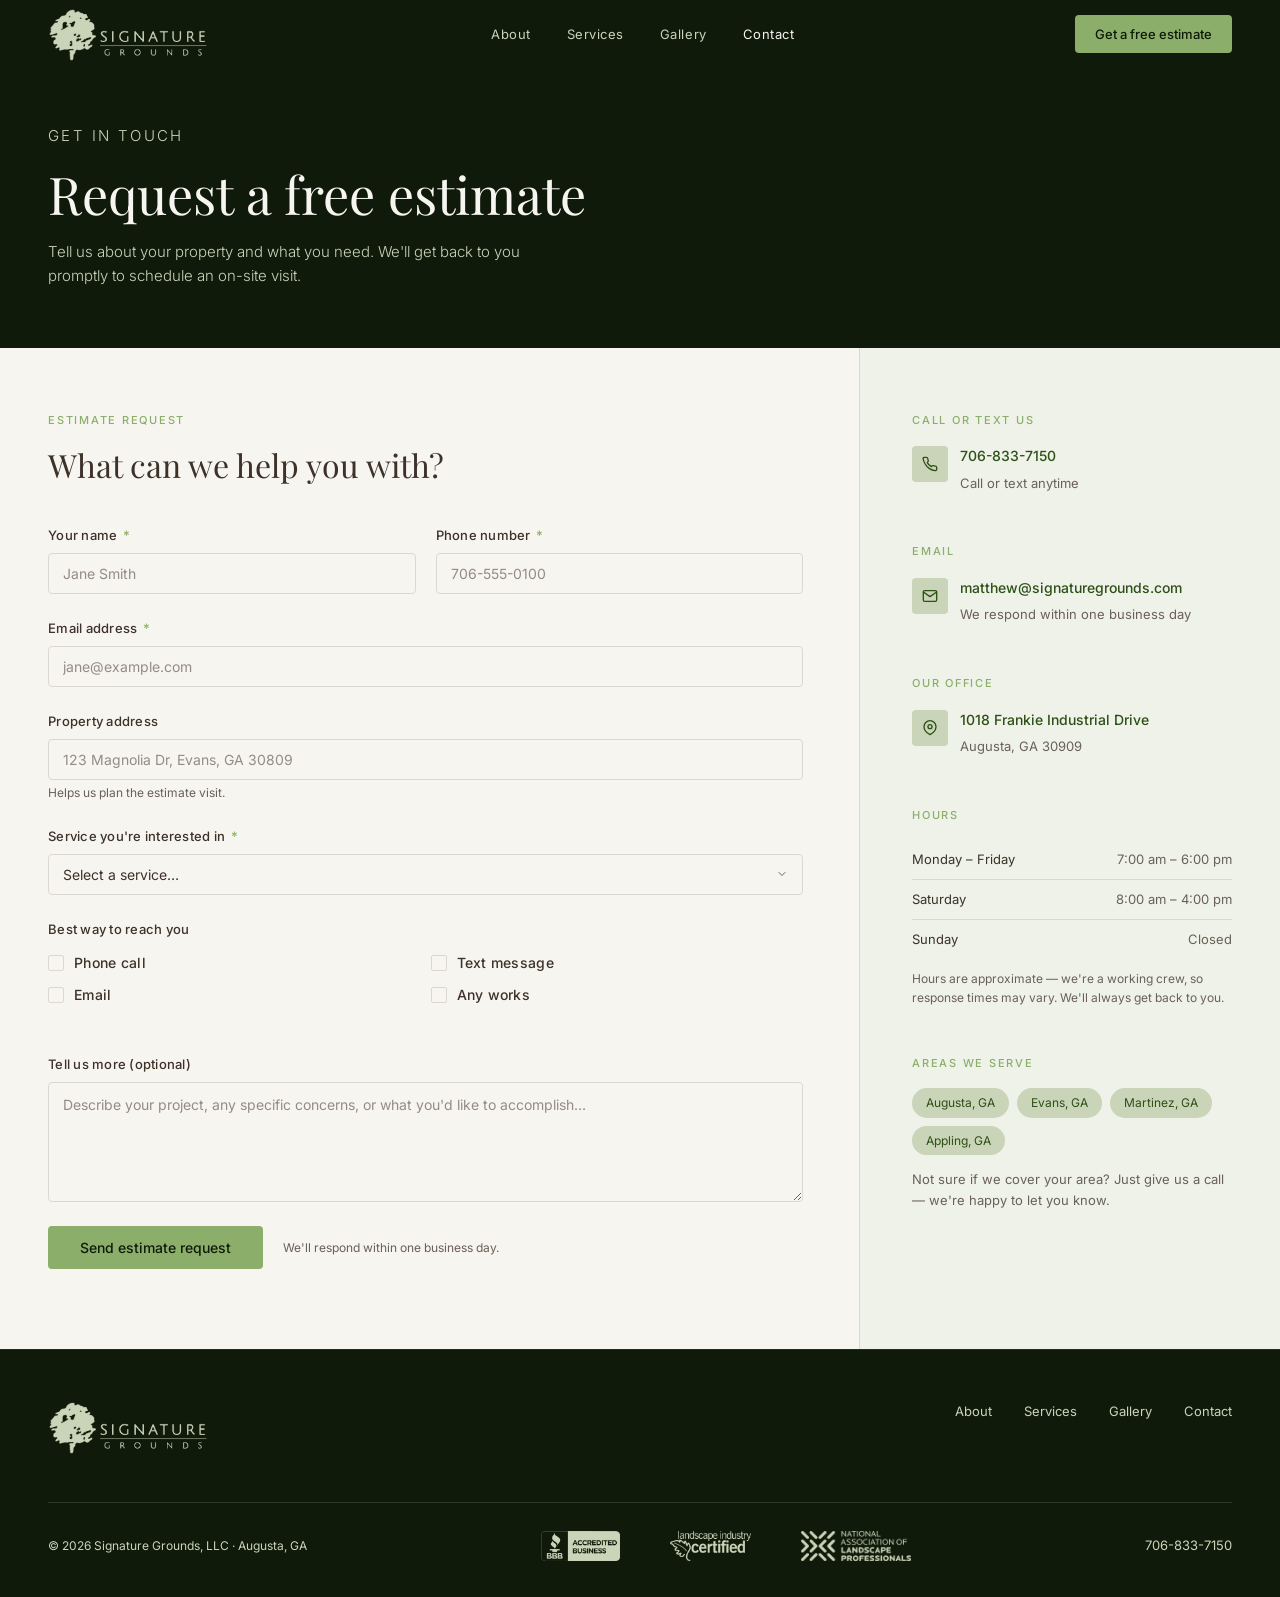
<file: contact.html>
<!DOCTYPE html>
<html lang="en">
<head>
  <!-- Google Tag Manager -->
  <!-- <script>(function(w,d,s,l,i){w[l]=w[l]||[];w[l].push({'gtm.start':
    new Date().getTime(),event:'gtm.js'});var f=d.getElementsByTagName(s)[0],
    j=d.createElement(s),dl=l!='dataLayer'?'&l='+l:'';j.async=true;j.src=
    'https://www.googletagmanager.com/gtm.js?id='+i+dl;f.parentNode.insertBefore(j,f);
  })(window,document,'script','dataLayer','GTM-MBWL7V37');</script> -->
  <!-- End Google Tag Manager -->
  <meta charset="UTF-8" />
  <meta name="viewport" content="width=device-width, initial-scale=1.0" />
  <meta name="description" content="Contact Signature Grounds LLC to request a free estimate. Serving Augusta, Evans, Martinez, and Appling, GA. Call 706-833-7150 or send us a message." />
  <title>Contact — Signature Grounds, LLC</title>
  <link rel="preconnect" href="https://fonts.googleapis.com" />
  <link rel="preconnect" href="https://fonts.gstatic.com" crossorigin />
  <link href="https://fonts.googleapis.com/css2?family=Playfair+Display:wght@400;500&family=Inter:wght@300;400;500&display=swap" rel="stylesheet" />
  <link rel="stylesheet" href="styles/main.css" />
</head>
<body>
  
  <!-- Google Tag Manager (noscript) -->
  <!-- <noscript><iframe src="https://www.googletagmanager.com/ns.html?id=GTM-MBWL7V37"
  height="0" width="0" style="display:none;visibility:hidden"></iframe></noscript> -->
  <!-- End Google Tag Manager (noscript) -->

  <nav class="nav" aria-label="Main navigation">
    <a href="index.html" class="nav-logo"><img src="images/logo.png" alt="Signature Grounds"></a>
    <ul class="nav-links">
      <li><a href="about.html">About</a></li>
      <li><a href="services.html">Services</a></li>
      <li><a href="gallery.html">Gallery</a></li>
      <li><a href="contact.html" aria-current="page">Contact</a></li>
    </ul>
    <a href="contact.html" class="nav-cta">Get a free estimate</a>
    <button class="nav-mobile-toggle" aria-label="Open menu">
      <span></span><span></span><span></span>
    </button>
  </nav>
  
  <header class="page-header">
    <p class="page-header-eyebrow">Get in touch</p>
    <h1>Request a free estimate</h1>
    <p>Tell us about your property and what you need. We'll get back to you promptly to schedule an on-site visit.</p>
  </header>
  
  <main>
    <div class="contact-layout">
      
      <!-- FORM -->
      <div class="form-side">
        <p class="form-eyebrow">Estimate request</p>
        <h2 class="form-title">What can we help you with?</h2>
        
        <form id="contact-form" novalidate>
          
          <div class="form-row">
            <div class="field" id="field-name">
              <label for="name">Your name <span class="required" aria-hidden="true">*</span></label>
              <input type="text" id="name" name="name" autocomplete="name" placeholder="Jane Smith" required />
              <span class="field-error" role="alert">Please enter your name.</span>
            </div>
            <div class="field" id="field-phone">
              <label for="phone">Phone number <span class="required" aria-hidden="true">*</span></label>
              <input type="tel" id="phone" name="phone" autocomplete="tel" placeholder="706-555-0100" required />
              <span class="field-error" role="alert">Please enter a phone number.</span>
            </div>
          </div>
          
          <div class="field" id="field-email">
            <label for="email">Email address <span class="required" aria-hidden="true">*</span></label>
            <input type="email" id="email" name="email" autocomplete="email" placeholder="jane@example.com" required />
            <span class="field-error" role="alert">Please enter a valid email address.</span>
          </div>
          
          <div class="field" id="field-address">
            <label for="address">Property address</label>
            <input type="text" id="address" name="address" autocomplete="street-address" placeholder="123 Magnolia Dr, Evans, GA 30809" />
            <span class="field-hint">Helps us plan the estimate visit.</span>
          </div>
          
          <div class="field" id="field-service">
            <label for="service">Service you're interested in <span class="required" aria-hidden="true">*</span></label>
            <select id="service" name="service" required>
              <option value="" disabled selected>Select a service…</option>
              <option value="maintenance">Lawn &amp; Landscape Maintenance</option>
              <option value="design">Landscape Design &amp; Installation</option>
              <option value="irrigation">Irrigation Design or Repair</option>
              <option value="drainage">Water Control &amp; Drainage</option>
              <option value="lighting">Outdoor Lighting</option>
              <option value="walls">Retaining Walls</option>
              <option value="excavation">Excavation &amp; Grading</option>
              <option value="multiple">Multiple services</option>
              <option value="unsure">Not sure yet</option>
            </select>
            <span class="field-error" role="alert">Please select a service.</span>
          </div>
          
          <fieldset style="border:none; margin-bottom: 24px;">
            <legend style="font-size:13px; font-weight:500; color:var(--bark); margin-bottom:12px; letter-spacing:0.02em;">
              Best way to reach you
            </legend>
            <div class="checkbox-group">
              <label class="checkbox-label">
                <input type="checkbox" name="contact_pref" value="call" /> Phone call
              </label>
              <label class="checkbox-label">
                <input type="checkbox" name="contact_pref" value="text" /> Text message
              </label>
              <label class="checkbox-label">
                <input type="checkbox" name="contact_pref" value="email" /> Email
              </label>
              <label class="checkbox-label">
                <input type="checkbox" name="contact_pref" value="any" /> Any works
              </label>
            </div>
          </fieldset>
          
          <div class="field full" id="field-message">
            <label for="message">Tell us more (optional)</label>
            <textarea id="message" name="message" placeholder="Describe your project, any specific concerns, or what you'd like to accomplish…"></textarea>
          </div>
          
          <div class="submit-row">
            <button type="submit" class="btn-submit" id="submit-btn">Send estimate request</button>
            <p class="form-note">We'll respond within one business day.</p>
          </div>
          
        </form>
        
        <div class="form-success" id="form-success" aria-live="polite">
          <h3>Request received — thank you!</h3>
          <p>We'll be in touch within one business day to schedule your free on-site estimate.</p>
        </div>
      </div>
      
      <!-- INFO SIDEBAR -->
      <div class="info-side">
        
        <div class="info-block">
          <p class="info-label">Call or text us</p>
          <a href="tel:7068337150" class="contact-item">
            <div class="contact-icon" aria-hidden="true">
              <svg viewBox="0 0 24 24"><path d="M22 16.92v3a2 2 0 0 1-2.18 2 19.79 19.79 0 0 1-8.63-3.07A19.5 19.5 0 0 1 4.69 12a19.79 19.79 0 0 1-3.07-8.67A2 2 0 0 1 3.62 2h3a2 2 0 0 1 2 1.72c.127.96.361 1.903.7 2.81a2 2 0 0 1-.45 2.11L7.91 9.91a16 16 0 0 0 6.08 6.08l.97-.97a2 2 0 0 1 2.11-.45c.907.339 1.85.573 2.81.7A2 2 0 0 1 22 16.92z"/></svg>
            </div>
            <div class="contact-item-text">
              <strong>706-833-7150</strong>
              <span>Call or text anytime</span>
            </div>
          </a>
        </div>
        
        <div class="info-block">
          <p class="info-label">Email</p>
          <a href="mailto:matthew@signaturegrounds.com" class="contact-item">
            <div class="contact-icon" aria-hidden="true">
              <svg viewBox="0 0 24 24"><path d="M4 4h16c1.1 0 2 .9 2 2v12c0 1.1-.9 2-2 2H4c-1.1 0-2-.9-2-2V6c0-1.1.9-2 2-2z"/><polyline points="22,6 12,13 2,6"/></svg>
            </div>
            <div class="contact-item-text">
              <strong>matthew@signaturegrounds.com</strong>
              <span>We respond within one business day</span>
            </div>
          </a>
        </div>

        <div class="info-block">
          <p class="info-label">Our office</p>
          <a href="https://maps.google.com/?q=1018+Frankie+Industrial+Drive,+Augusta,+GA+30909" class="contact-item" target="_blank" rel="noopener">
            <div class="contact-icon" aria-hidden="true">
              <svg viewBox="0 0 24 24"><path d="M21 10c0 7-9 12-9 12s-9-5-9-12a9 9 0 0 1 18 0z"/><circle cx="12" cy="10" r="3"/></svg>
            </div>
            <div class="contact-item-text">
              <strong>1018 Frankie Industrial Drive</strong>
              <span>Augusta, GA 30909</span>
            </div>
          </a>
        </div>

        <div class="info-block">
          <p class="info-label">Hours</p>
          <table class="hours-table">
            <tbody>
              <tr><td>Monday – Friday</td><td>7:00 am – 6:00 pm</td></tr>
              <tr><td>Saturday</td><td>8:00 am – 4:00 pm</td></tr>
              <tr><td>Sunday</td><td>Closed</td></tr>
            </tbody>
          </table>
          <p style="font-size:12px; color:var(--muted); margin-top:10px;">Hours are approximate — we're a working crew, so response times may vary. We'll always get back to you.</p>
        </div>
        
        <div class="info-block">
          <p class="info-label">Areas we serve</p>
          <div class="area-tags">
            <span class="area-tag">Augusta, GA</span>
            <span class="area-tag">Evans, GA</span>
            <span class="area-tag">Martinez, GA</span>
            <span class="area-tag">Appling, GA</span>
          </div>
          <p style="font-size:13px; color:var(--muted); margin-top:14px;">Not sure if we cover your area? Just give us a call — we're happy to let you know.</p>
        </div>
        
      </div>
    </div>
  </main>
  
  <!-- FOOTER -->
  <footer>
    <div class="footer-top">
      <a href="index.html" class="footer-logo"><img src="images/logo.png" alt="Signature Grounds"></a>
      <ul class="footer-links">
        <li><a href="about.html">About</a></li>
        <li><a href="services.html">Services</a></li>
        <li><a href="gallery.html">Gallery</a></li>
        <li><a href="contact.html">Contact</a></li>
      </ul>
    </div>
    <div class="footer-bottom">
      <p class="footer-copy">&copy; <span id="copyright-year">2026</span> Signature Grounds, LLC · Augusta, GA</p>
      <div class="footer-badges">
        <a href="http://www.bbb.org" target="_blank"><img src="images/accreditations/bbb-logo.png" alt="BBB Accredited Business"></a>
        <a href="https://www.landscapeprofessionals.org" target="_blank"><img src="images/accreditations/landscape-industry-certified-logo.png" alt="Landscape Industry Certified"></a>
        <a href="https://clca.org/certification-center/landscape-industry-certification" target="_blank"><img src="images/accreditations/national-landscape-logo.png" alt="National Association of Landscape Professionals"></a>
      </div>
      <a href="tel:7068337150" class="footer-phone">706-833-7150</a>
    </div>
  </footer>
  
  <script src="js/main.js"></script>
  <script>
    // ── Form validation ──
    const form = document.getElementById('contact-form');
    const successMsg = document.getElementById('form-success');
    const submitBtn = document.getElementById('submit-btn');
    
    function validateField(fieldId, inputEl) {
      const wrapper = document.getElementById('field-' + fieldId);
      if (!wrapper) return true;
      let valid = true;
      
      if (inputEl.type === 'email') {
        valid = /^[^\s@]+@[^\s@]+\.[^\s@]+$/.test(inputEl.value.trim());
      } else {
        valid = inputEl.value.trim() !== '' && inputEl.value !== '';
      }
      
      if (valid) {
        wrapper.classList.remove('invalid');
      } else {
        wrapper.classList.add('invalid');
      }
      return valid;
    }
    
    // Live validation on blur
    ['name', 'phone', 'email', 'service'].forEach(id => {
      const el = document.getElementById(id);
      if (el) {
        el.addEventListener('blur', () => validateField(id, el));
        el.addEventListener('input', () => {
          if (el.closest('.field').classList.contains('invalid')) {
            validateField(id, el);
          }
        });
      }
    });
    
    form.addEventListener('submit', (e) => {
      e.preventDefault();
      
      const nameEl    = document.getElementById('name');
      const phoneEl   = document.getElementById('phone');
      const emailEl   = document.getElementById('email');
      const serviceEl = document.getElementById('service');
      
      const valid = [
      validateField('name',    nameEl),
      validateField('phone',   phoneEl),
      validateField('email',   emailEl),
      validateField('service', serviceEl),
      ].every(Boolean);
      
      if (!valid) {
        const firstInvalid = form.querySelector('.field.invalid input, .field.invalid select');
        if (firstInvalid) firstInvalid.focus();
        return;
      }
      
      // ── Submit the form ──
      // The form is wired for client-side validation only.
      // To send email, connect to a form backend:
      //   Option A: Formspree — change <form> action to your Formspree endpoint - https://formspree.io/plans
        //   Option B: EmailJS — call emailjs.send() here with the field values - https://www.emailjs.com
        //
        // Example with Formspree (https://formspree.io):
        //   const data = new FormData(form);
        //   fetch('https://formspree.io/f/YOUR_ID', { method: 'POST', body: data, headers: { Accept: 'application/json' } })
        //     .then(r => r.ok ? showSuccess() : alert('Something went wrong. Please call us.'))
        //     .catch(() => alert('Something went wrong. Please call us.'));
        
        // For now, show the success message directly:
        showSuccess();
      });
      
      function showSuccess() {
        form.style.display = 'none';
        successMsg.classList.add('visible');
        successMsg.scrollIntoView({ behavior: 'smooth', block: 'start' });
      }
    </script>
    
  </body>
  </html>
</file>
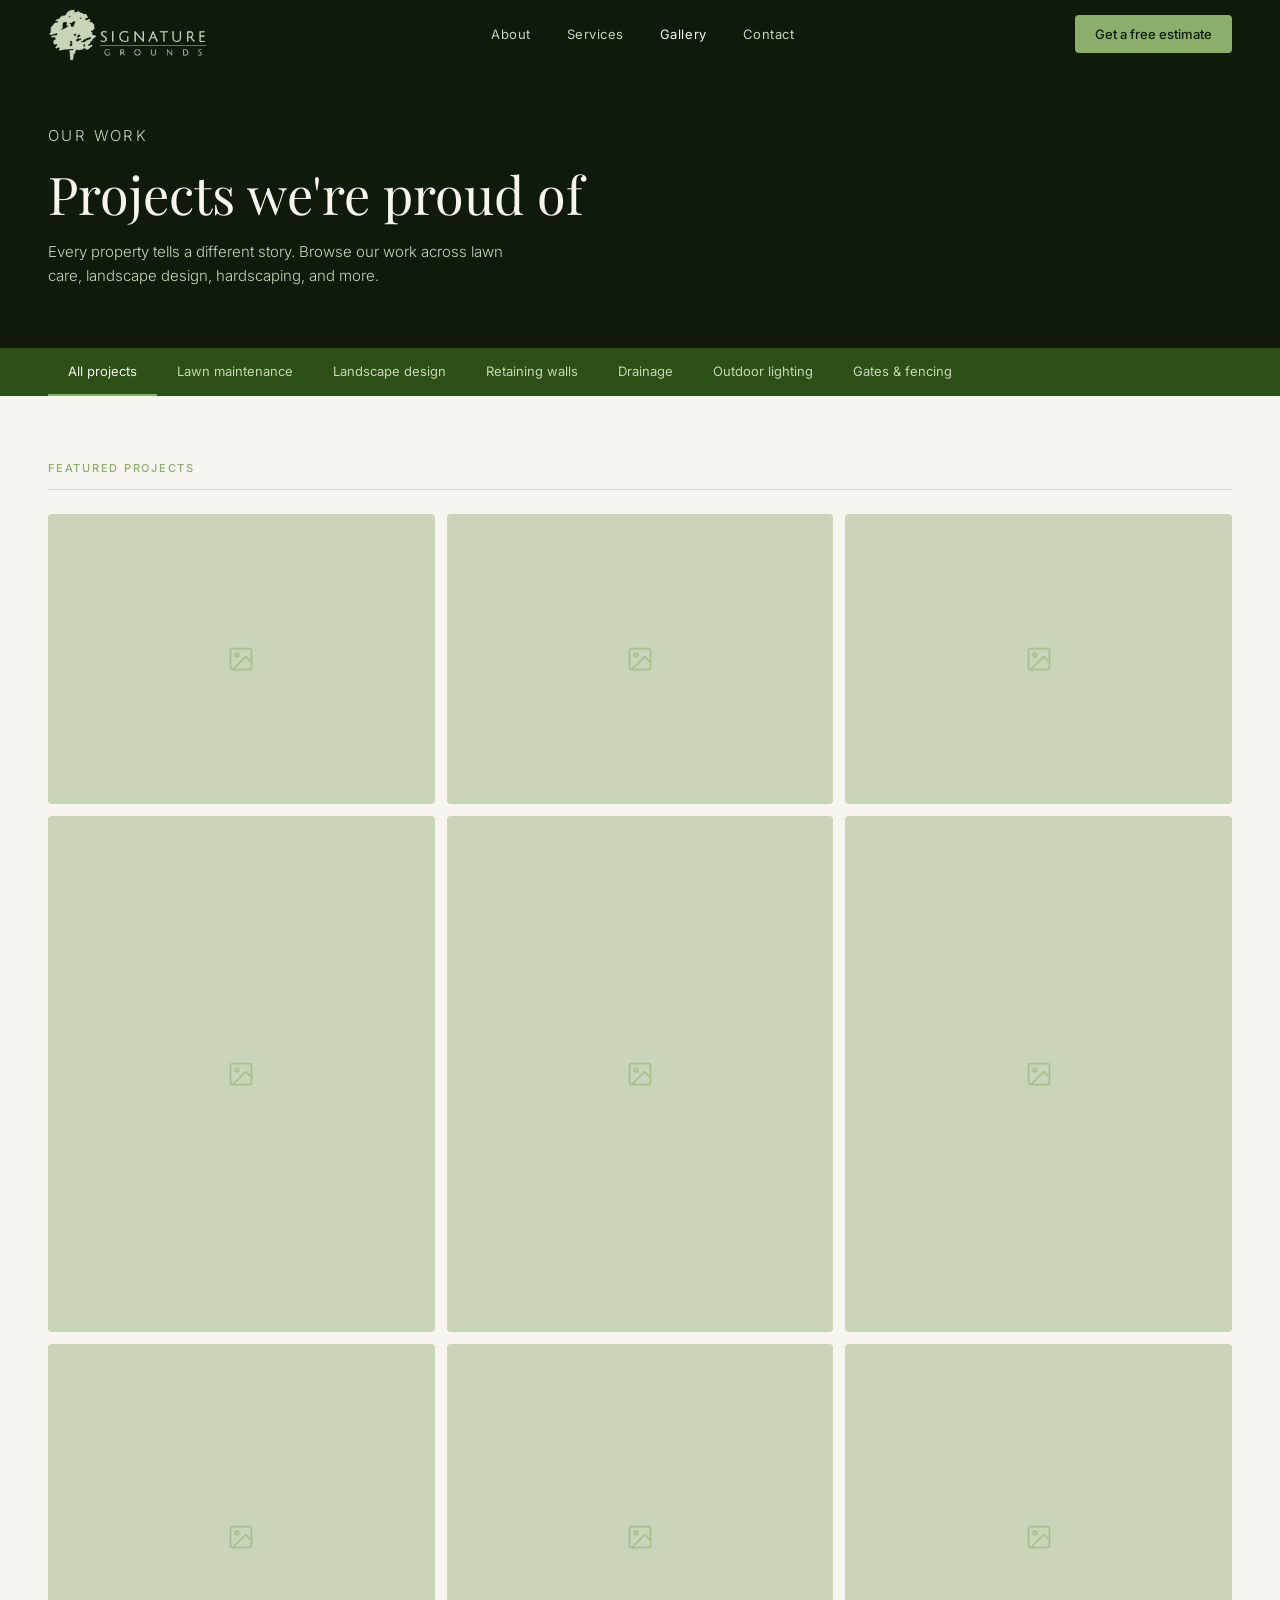
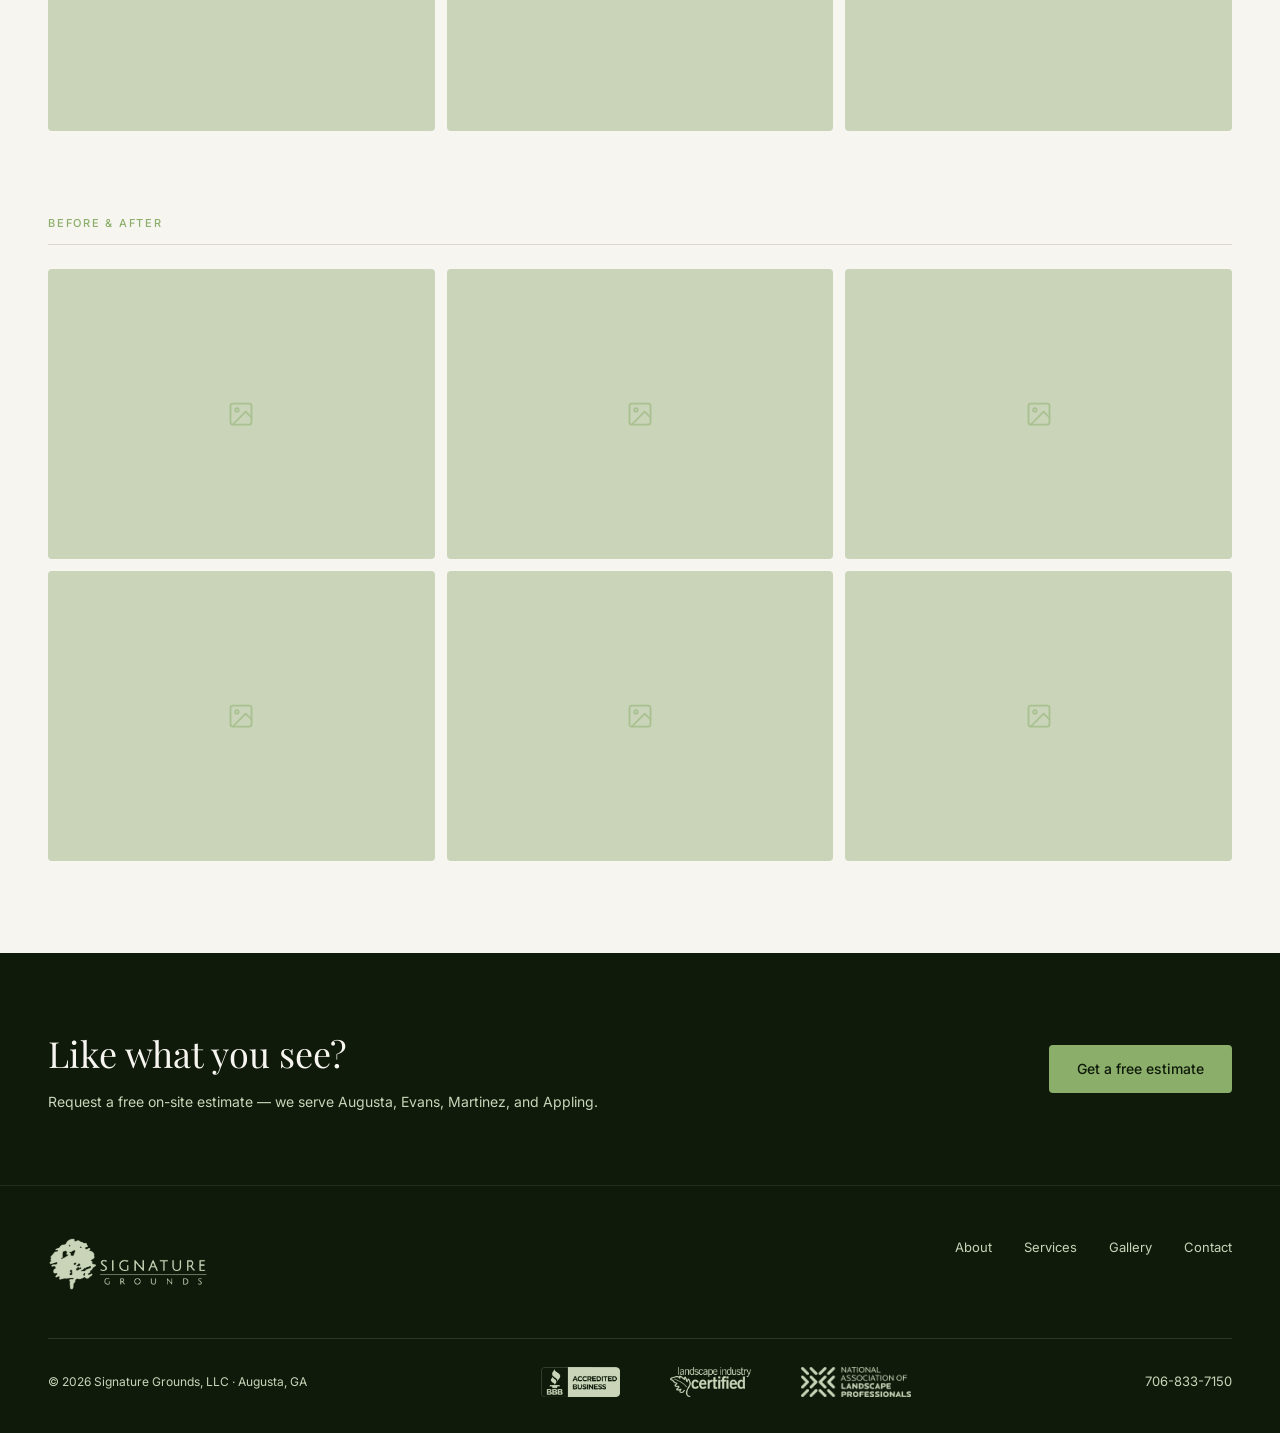
<file: gallery.html>
<!DOCTYPE html>
<html lang="en">
<head>
  <!-- Google Tag Manager -->
  <!-- <script>(function(w,d,s,l,i){w[l]=w[l]||[];w[l].push({'gtm.start':
    new Date().getTime(),event:'gtm.js'});var f=d.getElementsByTagName(s)[0],
    j=d.createElement(s),dl=l!='dataLayer'?'&l='+l:'';j.async=true;j.src=
    'https://www.googletagmanager.com/gtm.js?id='+i+dl;f.parentNode.insertBefore(j,f);
  })(window,document,'script','dataLayer','GTM-MBWL7V37');</script> -->
  <!-- End Google Tag Manager -->
  <meta charset="UTF-8" />
  <meta name="viewport" content="width=device-width, initial-scale=1.0" />
  <meta name="description" content="Browse Signature Grounds project photos — lawn maintenance, landscape design, retaining walls, irrigation, outdoor lighting, and more in Augusta, GA." />
  <title>Gallery — Signature Grounds, LLC</title>
  <link rel="preconnect" href="https://fonts.googleapis.com" />
  <link rel="preconnect" href="https://fonts.gstatic.com" crossorigin />
  <link href="https://fonts.googleapis.com/css2?family=Playfair+Display:wght@400;500&family=Inter:wght@300;400;500&display=swap" rel="stylesheet" />
  <link rel="stylesheet" href="styles/main.css" />
</head>
<body>

  <!-- Google Tag Manager (noscript) -->
  <!-- <noscript><iframe src="https://www.googletagmanager.com/ns.html?id=GTM-MBWL7V37"
  height="0" width="0" style="display:none;visibility:hidden"></iframe></noscript> -->
  <!-- End Google Tag Manager (noscript) -->
  
  <nav class="nav" aria-label="Main navigation">
    <a href="index.html" class="nav-logo"><img src="images/logo.png" alt="Signature Grounds"></a>
    <ul class="nav-links">
      <li><a href="about.html">About</a></li>
      <li><a href="services.html">Services</a></li>
      <li><a href="gallery.html" aria-current="page">Gallery</a></li>
      <li><a href="contact.html">Contact</a></li>
    </ul>
    <a href="contact.html" class="nav-cta">Get a free estimate</a>
    <button class="nav-mobile-toggle" aria-label="Open menu">
      <span></span><span></span><span></span>
    </button>
  </nav>
  
  <header class="page-header">
    <p class="page-header-eyebrow">Our work</p>
    <h1>Projects we're proud of</h1>
    <p>Every property tells a different story. Browse our work across lawn care, landscape design, hardscaping, and more.</p>
  </header>
  
  <div class="filter-bar" role="group" aria-label="Filter by category">
    <button class="filter-btn active" data-filter="all">All projects</button>
    <button class="filter-btn" data-filter="maintenance">Lawn maintenance</button>
    <button class="filter-btn" data-filter="design">Landscape design</button>
    <button class="filter-btn" data-filter="walls">Retaining walls</button>
    <button class="filter-btn" data-filter="drainage">Drainage</button>
    <button class="filter-btn" data-filter="lighting">Outdoor lighting</button>
    <button class="filter-btn" data-filter="fencing">Gates &amp; fencing</button>
  </div>
  
  <main>
    <div class="gallery-section">
      
      <!-- FEATURED / ALL -->
      <div class="gallery-group" data-group="all">
        <p class="gallery-group-label">Featured projects</p>
        <div class="photo-grid" role="list">
          
          <!-- Replace each .photo-placeholder with a real <img src="..." alt="..."> -->
          <!-- Tip: add a data-caption attribute to the .photo-item for the hover overlay -->
          
          <div class="photo-item" role="listitem" tabindex="0" aria-label="Landscape design project">
            <div class="photo-placeholder"><svg viewBox="0 0 24 24"><rect x="3" y="3" width="18" height="18" rx="2"/><circle cx="8.5" cy="8.5" r="1.5"/><path d="m21 15-5-5L5 21"/></svg></div>
            <div class="photo-overlay"><span class="photo-caption">Landscape design &amp; installation</span></div>
          </div>
          
          <div class="photo-item" role="listitem" tabindex="0" aria-label="Lawn maintenance project">
            <div class="photo-placeholder"><svg viewBox="0 0 24 24"><rect x="3" y="3" width="18" height="18" rx="2"/><circle cx="8.5" cy="8.5" r="1.5"/><path d="m21 15-5-5L5 21"/></svg></div>
            <div class="photo-overlay"><span class="photo-caption">Lawn maintenance · Evans, GA</span></div>
          </div>
          
          <div class="photo-item" role="listitem" tabindex="0" aria-label="Retaining wall project">
            <div class="photo-placeholder"><svg viewBox="0 0 24 24"><rect x="3" y="3" width="18" height="18" rx="2"/><circle cx="8.5" cy="8.5" r="1.5"/><path d="m21 15-5-5L5 21"/></svg></div>
            <div class="photo-overlay"><span class="photo-caption">Natural stone retaining wall</span></div>
          </div>
          
          <div class="photo-item" role="listitem" tabindex="0" aria-label="Outdoor lighting project">
            <div class="photo-placeholder"><svg viewBox="0 0 24 24"><rect x="3" y="3" width="18" height="18" rx="2"/><circle cx="8.5" cy="8.5" r="1.5"/><path d="m21 15-5-5L5 21"/></svg></div>
            <div class="photo-overlay"><span class="photo-caption">Outdoor lighting installation</span></div>
          </div>
          
          <div class="photo-item" role="listitem" tabindex="0" aria-label="Drainage project">
            <div class="photo-placeholder"><svg viewBox="0 0 24 24"><rect x="3" y="3" width="18" height="18" rx="2"/><circle cx="8.5" cy="8.5" r="1.5"/><path d="m21 15-5-5L5 21"/></svg></div>
            <div class="photo-overlay"><span class="photo-caption">French drain system · Augusta, GA</span></div>
          </div>
          
          <div class="photo-item" role="listitem" tabindex="0" aria-label="Irrigation project">
            <div class="photo-placeholder"><svg viewBox="0 0 24 24"><rect x="3" y="3" width="18" height="18" rx="2"/><circle cx="8.5" cy="8.5" r="1.5"/><path d="m21 15-5-5L5 21"/></svg></div>
            <div class="photo-overlay"><span class="photo-caption">Irrigation system installation</span></div>
          </div>
          
          <div class="photo-item" role="listitem" tabindex="0" aria-label="Landscape design project">
            <div class="photo-placeholder"><svg viewBox="0 0 24 24"><rect x="3" y="3" width="18" height="18" rx="2"/><circle cx="8.5" cy="8.5" r="1.5"/><path d="m21 15-5-5L5 21"/></svg></div>
            <div class="photo-overlay"><span class="photo-caption">Full landscape renovation · Martinez, GA</span></div>
          </div>
          
          <div class="photo-item" role="listitem" tabindex="0" aria-label="Fencing project">
            <div class="photo-placeholder"><svg viewBox="0 0 24 24"><rect x="3" y="3" width="18" height="18" rx="2"/><circle cx="8.5" cy="8.5" r="1.5"/><path d="m21 15-5-5L5 21"/></svg></div>
            <div class="photo-overlay"><span class="photo-caption">Wrought iron gate &amp; fencing</span></div>
          </div>
          
          <div class="photo-item" role="listitem" tabindex="0" aria-label="Retaining wall project">
            <div class="photo-placeholder"><svg viewBox="0 0 24 24"><rect x="3" y="3" width="18" height="18" rx="2"/><circle cx="8.5" cy="8.5" r="1.5"/><path d="m21 15-5-5L5 21"/></svg></div>
            <div class="photo-overlay"><span class="photo-caption">Terraced retaining walls · Appling, GA</span></div>
          </div>
          
        </div>
      </div>
      
      <!-- BEFORE & AFTER -->
      <div class="gallery-group">
        <p class="gallery-group-label">Before &amp; after</p>
        <div class="photo-grid" role="list">
          
          <div class="photo-item" role="listitem" tabindex="0" aria-label="Before photo">
            <div class="photo-placeholder" style="aspect-ratio: 4/3;"><svg viewBox="0 0 24 24"><rect x="3" y="3" width="18" height="18" rx="2"/><circle cx="8.5" cy="8.5" r="1.5"/><path d="m21 15-5-5L5 21"/></svg></div>
            <div class="photo-overlay"><span class="photo-caption">Before — overgrown drainage area</span></div>
          </div>
          
          <div class="photo-item" role="listitem" tabindex="0" aria-label="After photo">
            <div class="photo-placeholder" style="aspect-ratio: 4/3;"><svg viewBox="0 0 24 24"><rect x="3" y="3" width="18" height="18" rx="2"/><circle cx="8.5" cy="8.5" r="1.5"/><path d="m21 15-5-5L5 21"/></svg></div>
            <div class="photo-overlay"><span class="photo-caption">After — French drain + landscaping</span></div>
          </div>
          
          <div class="photo-item" role="listitem" tabindex="0" aria-label="Before photo">
            <div class="photo-placeholder" style="aspect-ratio: 4/3;"><svg viewBox="0 0 24 24"><rect x="3" y="3" width="18" height="18" rx="2"/><circle cx="8.5" cy="8.5" r="1.5"/><path d="m21 15-5-5L5 21"/></svg></div>
            <div class="photo-overlay"><span class="photo-caption">Before — bare slope, no retaining</span></div>
          </div>
          
          <div class="photo-item" role="listitem" tabindex="0" aria-label="After photo">
            <div class="photo-placeholder" style="aspect-ratio: 4/3;"><svg viewBox="0 0 24 24"><rect x="3" y="3" width="18" height="18" rx="2"/><circle cx="8.5" cy="8.5" r="1.5"/><path d="m21 15-5-5L5 21"/></svg></div>
            <div class="photo-overlay"><span class="photo-caption">After — terraced stone retaining walls</span></div>
          </div>
          
          <div class="photo-item" role="listitem" tabindex="0" aria-label="Before photo">
            <div class="photo-placeholder" style="aspect-ratio: 4/3;"><svg viewBox="0 0 24 24"><rect x="3" y="3" width="18" height="18" rx="2"/><circle cx="8.5" cy="8.5" r="1.5"/><path d="m21 15-5-5L5 21"/></svg></div>
            <div class="photo-overlay"><span class="photo-caption">Before — neglected front yard</span></div>
          </div>
          
          <div class="photo-item" role="listitem" tabindex="0" aria-label="After photo">
            <div class="photo-placeholder" style="aspect-ratio: 4/3;"><svg viewBox="0 0 24 24"><rect x="3" y="3" width="18" height="18" rx="2"/><circle cx="8.5" cy="8.5" r="1.5"/><path d="m21 15-5-5L5 21"/></svg></div>
            <div class="photo-overlay"><span class="photo-caption">After — full front yard redesign</span></div>
          </div>
          
        </div>
      </div>
      
    </div>
  </main>
  
  <!-- Minimal lightbox — expands when you swap in real images -->
  <div class="lightbox" id="lightbox" role="dialog" aria-modal="true" aria-label="Photo viewer">
    <div class="lightbox-inner">
      <button class="lightbox-close" id="lightbox-close" aria-label="Close photo viewer">×</button>
      <div class="lightbox-img" id="lightbox-img" aria-label="Enlarged project photo"></div>
    </div>
  </div>
  
  <div class="cta-strip">
    <div>
      <h2>Like what you see?</h2>
      <p>Request a free on-site estimate — we serve Augusta, Evans, Martinez, and Appling.</p>
    </div>
    <a href="contact.html" class="btn-primary">Get a free estimate</a>
  </div>
  
  <!-- FOOTER -->
  <footer>
    <div class="footer-top">
      <a href="index.html" class="footer-logo"><img src="images/logo.png" alt="Signature Grounds"></a>
      <ul class="footer-links">
        <li><a href="about.html">About</a></li>
        <li><a href="services.html">Services</a></li>
        <li><a href="gallery.html">Gallery</a></li>
        <li><a href="contact.html">Contact</a></li>
      </ul>
    </div>
    <div class="footer-bottom">
      <p class="footer-copy">&copy; <span id="copyright-year">2026</span> Signature Grounds, LLC · Augusta, GA</p>
      <div class="footer-badges">
        <a href="http://www.bbb.org" target="_blank"><img src="images/accreditations/bbb-logo.png" alt="BBB Accredited Business"></a>
        <a href="https://www.landscapeprofessionals.org" target="_blank"><img src="images/accreditations/landscape-industry-certified-logo.png" alt="Landscape Industry Certified"></a>
        <a href="https://clca.org/certification-center/landscape-industry-certification" target="_blank"><img src="images/accreditations/national-landscape-logo.png" alt="National Association of Landscape Professionals"></a>
      </div>
      <a href="tel:7068337150" class="footer-phone">706-833-7150</a>
    </div>
  </footer>
  
  <script src="js/main.js"></script>
  <script>
    // Filter buttons
    const filterBtns = document.querySelectorAll('.filter-btn');
    filterBtns.forEach(btn => {
      btn.addEventListener('click', () => {
        filterBtns.forEach(b => b.classList.remove('active'));
        btn.classList.add('active');
        // When you add real images with data-category attributes,
        // filter logic goes here. For now, all photos remain visible.
      });
    });
    
    // Lightbox — activates properly once you replace placeholders with <img> tags
    const lightbox = document.getElementById('lightbox');
    const lightboxClose = document.getElementById('lightbox-close');
    
    document.querySelectorAll('.photo-item').forEach(item => {
      item.addEventListener('click', () => {
        lightbox.classList.add('open');
        document.body.style.overflow = 'hidden';
      });
      item.addEventListener('keydown', e => {
        if (e.key === 'Enter' || e.key === ' ') {
          e.preventDefault();
          lightbox.classList.add('open');
          document.body.style.overflow = 'hidden';
        }
      });
    });
    
    lightboxClose.addEventListener('click', closeLightbox);
    lightbox.addEventListener('click', e => { if (e.target === lightbox) closeLightbox(); });
    document.addEventListener('keydown', e => { if (e.key === 'Escape') closeLightbox(); });
    
    function closeLightbox() {
      lightbox.classList.remove('open');
      document.body.style.overflow = '';
    }
  </script>
</body>
</html>
</file>
<file: styles/main.css>
/* ── RESET ── */
*, *::before, *::after { box-sizing: border-box; margin: 0; padding: 0; }

/* ── VARIABLES ── */
:root {
  --forest:     #0F1A0A;
  --green:      #2D5016;
  --sage:       #8BAF6A;
  --pale:       #C9D4B8;
  --warm-white: #F7F5F0;
  --bark:       #3D3128;
  --muted:      #6B6057;
  --border:     #DDD8CF;
  --surface:    #EFF2E8;
  --error:      #9B2C2C;
  --error-bg:   #FFF5F5;
}

/* ── BASE ── */
html {
  scroll-behavior: smooth;
}

body {
  font-family: 'Inter', sans-serif;
  background: var(--warm-white);
  color: var(--bark);
  font-size: 16px;
  line-height: 1.6;
  -webkit-font-smoothing: antialiased;
}

/* ── NAV ── */
.nav {
  background: var(--forest);
  display: flex;
  justify-content: space-between;
  align-items: center;
  padding: 0 48px;
  height: 68px;
  position: sticky;
  top: 0;
  z-index: 100;
}

.nav-logo {
  margin-top: 10px;
}

.nav-logo img {
  height: 60px;
}

.nav-logo span { color: var(--sage); }

.nav-links {
  display: flex;
  gap: 36px;
  list-style: none;
}

/* Hide nav links on mobile */
@media (max-width: 960px) {
  .nav-links {
    display: none;
  }
}

.nav-links a {
  font-size: 13px;
  font-weight: 400;
  color: var(--pale);
  text-decoration: none;
  letter-spacing: 0.04em;
  transition: color 0.2s;
}
.nav-links a:hover,
.nav-links a[aria-current="page"] { color: var(--warm-white); }

.nav-cta {
  font-family: 'Inter', sans-serif;
  font-size: 13px;
  font-weight: 500;
  color: var(--forest);
  background: var(--sage);
  border: none;
  border-radius: 4px;
  padding: 9px 20px;
  cursor: pointer;
  text-decoration: none;
  transition: background 0.2s;
}
.nav-cta:hover { background: var(--pale); }

.nav-mobile-toggle {
  display: none;
  background: none;
  border: none;
  cursor: pointer;
  padding: 4px;
}
.nav-mobile-toggle span {
  display: block;
  width: 22px;
  height: 1.5px;
  background: var(--warm-white);
  margin: 5px 0;
  transition: all 0.2s;
}

/* ── BUTTONS ── */
.btn-primary {
  display: inline-block;
  font-family: 'Inter', sans-serif;
  font-size: 14px;
  font-weight: 500;
  color: var(--forest);
  background: var(--sage);
  border: none;
  border-radius: 4px;
  padding: 13px 28px;
  cursor: pointer;
  text-decoration: none;
  transition: background 0.2s;
  flex-shrink: 0;
}
.btn-primary:hover { background: var(--pale); }

.btn-ghost {
  display: inline-block;
  font-family: 'Inter', sans-serif;
  font-size: 14px;
  font-weight: 400;
  color: var(--pale);
  background: transparent;
  border: 1px solid rgba(201,212,184,0.35);
  border-radius: 4px;
  padding: 12px 28px;
  cursor: pointer;
  text-decoration: none;
  transition: border-color 0.2s, color 0.2s;
}
.btn-ghost:hover { border-color: var(--pale); color: var(--warm-white); }

/* ── PAGE HEADER ── */
.page-header {
  background: var(--forest);
  padding: 56px 48px 60px;
}
.page-header-eyebrow {
  font-size: 11px;
  font-weight: 500;
  letter-spacing: 0.16em;
  color: var(--sage);
  text-transform: uppercase;
  margin-bottom: 16px;
}
.page-header h1 {
  font-family: 'Playfair Display', serif;
  font-size: clamp(32px, 5vw, 52px);
  font-weight: 400;
  color: var(--warm-white);
  line-height: 1.15;
  max-width: 560px;
  margin-bottom: 16px;
}
.page-header p {
  font-size: 15px;
  font-weight: 300;
  color: var(--pale);
  max-width: 480px;
}

/* ── CTA STRIP ── */
.cta-strip {
  background: var(--forest);
  padding: 72px 48px;
  display: flex;
  justify-content: space-between;
  align-items: center;
  gap: 40px;
  flex-wrap: wrap;
}
.cta-strip h2,
.cta-strip-text h2 {
  font-family: 'Playfair Display', serif;
  font-size: clamp(24px, 3vw, 36px);
  font-weight: 400;
  color: var(--warm-white);
  margin-bottom: 8px;
}
.cta-strip p,
.cta-strip-text p { font-size: 14px; color: var(--pale); }

/* ── FOOTER ── */
footer {
  background: var(--forest);
  padding: 48px 48px 36px;
  border-top: 1px solid rgba(201,212,184,0.1);
}
.footer-top {
  display: flex;
  justify-content: space-between;
  align-items: flex-start;
  padding-bottom: 36px;
  border-bottom: 1px solid rgba(201,212,184,0.15);
  margin-bottom: 28px;
}

.footer-logo img {
  height: 60px;
}

.footer-links { display: flex; gap: 32px; list-style: none; }
.footer-links a { font-size: 13px; color: var(--pale); text-decoration: none; transition: color 0.2s; }
.footer-links a:hover { color: var(--warm-white); }
.footer-bottom { display: flex; justify-content: space-between; align-items: center; }
.footer-copy { font-size: 12px; color: var(--pale); }
.footer-phone { font-size: 13px; color: var(--pale); text-decoration: none; }
.footer-phone:hover { color: var(--warm-white); }
.footer-badges { display: flex; align-items: center; gap: 50px; }
.footer-badges a { display: inline-flex; transition: filter 0.2s; }
.footer-badges a:hover { filter: brightness(1.25); }
.footer-badges img { height: 30px; width: auto; }

@media (max-width: 480px) {
  .footer-badges { gap: 20px; }
}


/* ════════════════════════════════════════
   INDEX PAGE
   ════════════════════════════════════════ */

/* ── HERO ── */
.hero {
  background: var(--forest);
  padding: 80px 48px 88px;
  position: relative;
  overflow: hidden;
}
.hero::before {
  content: '';
  position: absolute;
  inset: 0;
  background: url('../images/hero-bg.jpg') center / cover no-repeat;
  opacity: 0.75;
}
.hero::after {
  content: '';
  position: absolute;
  inset: 0;
  background: radial-gradient(ellipse at 80% 50%, rgba(45,80,22,0.35) 0%, transparent 70%);
  pointer-events: none;
}
.hero-inner {
  max-width: 700px;
  position: relative;
  z-index: 1;
}
.hero-eyebrow {
  font-size: 11px;
  font-weight: 500;
  letter-spacing: 0.16em;
  color: var(--sage);
  text-transform: uppercase;
  margin-bottom: 24px;
}
.hero-headline {
  font-family: 'Playfair Display', serif;
  font-size: clamp(40px, 6vw, 68px);
  font-weight: 400;
  line-height: 1.1;
  color: var(--warm-white);
  margin-bottom: 28px;
}
.hero-headline em {
  font-style: italic;
  color: var(--sage);
}
.hero-sub {
  font-size: 16px;
  font-weight: 300;
  color: var(--pale);
  max-width: 480px;
  line-height: 1.7;
  margin-bottom: 40px;
}
.hero-actions {
  display: flex;
  gap: 14px;
  flex-wrap: wrap;
  align-items: center;
}

/* ── STATS BAR ── */
.stats-bar {
  display: grid;
  grid-template-columns: repeat(3, 1fr);
  border-bottom: 1px solid var(--border);
}
.stat {
  padding: 28px 48px;
  border-right: 1px solid var(--border);
}
.stat:last-child { border-right: none; }
.stat-number {
  font-family: 'Playfair Display', serif;
  font-size: 36px;
  font-weight: 400;
  color: var(--green);
  line-height: 1;
  margin-bottom: 4px;
}
.stat-label {
  font-size: 13px;
  color: var(--muted);
  letter-spacing: 0.02em;
}

/* ── SECTION ── */
.section { padding: 80px 48px; }
.section-eyebrow {
  font-size: 11px;
  font-weight: 500;
  letter-spacing: 0.16em;
  color: var(--sage);
  text-transform: uppercase;
  margin-bottom: 12px;
}
.section-title {
  font-family: 'Playfair Display', serif;
  font-size: clamp(28px, 4vw, 40px);
  font-weight: 400;
  color: var(--bark);
  line-height: 1.2;
  margin-bottom: 48px;
}

/* ── SERVICES GRID (home page cards) ── */
.services-grid {
  display: grid;
  grid-template-columns: repeat(4, 1fr);
  gap: 1px;
  background: var(--border);
  border: 1px solid var(--border);
}
.service-card {
  background: var(--warm-white);
  padding: 32px 28px;
  text-decoration: none;
  display: flex;
  flex-direction: column;
  gap: 12px;
  transition: background 0.2s;
  position: relative;
  overflow: hidden;
}
.service-card:hover { background: #EFF2E8; }
.service-card:hover .service-arrow { transform: translateX(4px); }
.service-icon {
  width: 44px;
  height: 44px;
  background: var(--pale);
  border-radius: 4px;
  display: flex;
  align-items: center;
  justify-content: center;
  flex-shrink: 0;
}
.service-icon svg {
  width: 22px;
  height: 22px;
  stroke: var(--green);
  fill: none;
  stroke-width: 1.5;
  stroke-linecap: round;
  stroke-linejoin: round;
}
.service-name {
  font-family: 'Playfair Display', serif;
  font-size: 17px;
  font-weight: 400;
  color: var(--bark);
  line-height: 1.3;
}
.service-desc {
  font-size: 13px;
  color: var(--muted);
  line-height: 1.6;
  flex: 1;
}
.service-link {
  font-size: 12px;
  font-weight: 500;
  color: var(--green);
  letter-spacing: 0.05em;
  display: flex;
  align-items: center;
  gap: 6px;
  margin-top: 8px;
}
.service-arrow {
  display: inline-block;
  transition: transform 0.2s;
}

/* ── DIVIDER ── */
.divider {
  height: 1px;
  background: var(--border);
  margin: 0 48px;
}

/* ── ABOUT STRIP ── */
.about-strip {
  padding: 80px 48px;
  display: grid;
  grid-template-columns: 1fr 1fr;
  gap: 80px;
  align-items: center;
}
.about-strip p {
  font-size: 15px;
  color: var(--muted);
  line-height: 1.8;
  margin-bottom: 16px;
}
.about-strip p:last-of-type { margin-bottom: 0; }
.home-about-photo-grid {
  display: grid;
  grid-template-columns: 1fr 1fr;
  gap: 10px;
}
.home-about-photo-grid .photo-placeholder {
  background: var(--pale);
  border-radius: 4px;
  aspect-ratio: 4/3;
  display: flex;
  align-items: center;
  justify-content: center;
}
.home-about-photo-grid .photo-placeholder:first-child {
  grid-column: span 2;
  aspect-ratio: 16/7;
}
.home-about-photo-grid .photo-placeholder svg {
  width: 28px; height: 28px;
  stroke: var(--sage); fill: none;
  stroke-width: 1.5; opacity: 0.6;
  stroke-linecap: round; stroke-linejoin: round;
}
.home-about-photo-grid .photo-item {
  position: relative;
  overflow: hidden;
  border-radius: 4px;
  cursor: pointer;
  aspect-ratio: 4/3;
}
.home-about-photo-grid .photo-item:first-child {
  grid-column: span 2;
  aspect-ratio: 16/7;
}
.home-about-photo-grid .photo-item img {
  width: 100%;
  height: 100%;
  object-fit: cover;
  display: block;
}
.home-about-photo-grid .photo-item .photo-overlay {
  position: absolute;
  inset: 0;
  background: rgba(15, 26, 10, 0.4);
  display: flex;
  align-items: center;
  justify-content: center;
  opacity: 0;
  transition: opacity 0.25s;
}
.home-about-photo-grid .photo-item:hover .photo-overlay,
.home-about-photo-grid .photo-item:focus .photo-overlay {
  opacity: 1;
}
.home-about-photo-grid .photo-item .photo-overlay svg {
  width: 30px; height: 30px;
  stroke: var(--warm-white); fill: none;
  stroke-width: 1.5; opacity: 0.9;
  stroke-linecap: round; stroke-linejoin: round;
}

/* ── TESTIMONIAL (homepage) ── */
.testimonial {
  background: var(--green);
  padding: 72px 48px;
}
.testimonial-inner { max-width: 680px; }
.testimonial blockquote {
  font-family: 'Playfair Display', serif;
  font-size: clamp(22px, 3vw, 30px);
  font-weight: 400;
  color: var(--warm-white);
  line-height: 1.45;
  margin-bottom: 28px;
}
.testimonial .testimonial-attr {
  font-size: 13px;
  color: var(--pale);
  letter-spacing: 0.04em;
}
.testimonial .testimonial-attr strong {
  color: var(--warm-white);
  font-weight: 500;
}

/* ── AREA SECTION ── */
.area-section {
  padding: 80px 48px;
  display: grid;
  grid-template-columns: 1fr 1fr;
  gap: 80px;
  align-items: start;
}
.area-list {
  list-style: none;
  display: grid;
  grid-template-columns: 1fr 1fr;
  gap: 14px;
  margin-top: 32px;
}
.area-list li {
  font-size: 15px;
  color: var(--bark);
  display: flex;
  align-items: center;
  gap: 10px;
}
.area-dot {
  width: 6px;
  height: 6px;
  background: var(--sage);
  border-radius: 50%;
  flex-shrink: 0;
}
.area-cta {
  background: var(--pale);
  border-radius: 4px;
  padding: 32px;
  margin-top: 32px;
}
.area-cta p {
  font-size: 14px;
  color: var(--muted);
  margin-bottom: 20px;
  line-height: 1.7;
}
.contact-detail {
  display: flex;
  align-items: center;
  gap: 10px;
  font-size: 14px;
  color: var(--bark);
  margin-bottom: 10px;
  text-decoration: none;
}
.contact-detail:hover { color: var(--green); }
.contact-detail svg {
  width: 16px; height: 16px;
  stroke: var(--sage); fill: none;
  stroke-width: 2; stroke-linecap: round; stroke-linejoin: round;
  flex-shrink: 0;
}


/* ════════════════════════════════════════
   ABOUT PAGE
   ════════════════════════════════════════ */

/* ── INTRO SPLIT ── */
.intro-split {
  display: grid;
  grid-template-columns: 1fr 1fr;
  gap: 80px;
  padding: 80px 48px;
  align-items: center;
  border-bottom: 1px solid var(--border);
}
.intro-photo {
  background: var(--pale);
  border-radius: 4px;
  aspect-ratio: 4/3;
  display: flex;
  align-items: center;
  justify-content: center;
}
.intro-photo svg {
  width: 36px; height: 36px;
  stroke: var(--sage); fill: none;
  stroke-width: 1.5; opacity: 0.5;
  stroke-linecap: round; stroke-linejoin: round;
}
.intro-split .photo-item,
.area-section .photo-item {
  position: relative;
  overflow: hidden;
  cursor: pointer;
}
.intro-split .photo-item img,
.area-section .photo-item img {
  width: 100%;
  height: 100%;
  object-fit: cover;
  display: block;
}
.intro-split .photo-item .photo-overlay,
.area-section .photo-item .photo-overlay {
  position: absolute;
  inset: 0;
  background: rgba(15, 26, 10, 0.4);
  display: flex;
  align-items: center;
  justify-content: center;
  opacity: 0;
  transition: opacity 0.25s;
}
.intro-split .photo-item:hover .photo-overlay,
.intro-split .photo-item:focus .photo-overlay,
.area-section .photo-item:hover .photo-overlay,
.area-section .photo-item:focus .photo-overlay {
  opacity: 1;
}
.intro-split .photo-item .photo-overlay svg,
.area-section .photo-item .photo-overlay svg {
  width: 30px; height: 30px;
  stroke: var(--warm-white); fill: none;
  stroke-width: 1.5; opacity: 0.9;
  stroke-linecap: round; stroke-linejoin: round;
}
.intro-text .eyebrow {
  font-size: 11px;
  font-weight: 500;
  letter-spacing: 0.16em;
  color: var(--sage);
  text-transform: uppercase;
  margin-bottom: 16px;
}
.intro-text h2 {
  font-family: 'Playfair Display', serif;
  font-size: clamp(26px, 3.5vw, 36px);
  font-weight: 400;
  color: var(--bark);
  line-height: 1.25;
  margin-bottom: 24px;
}
.intro-text p {
  font-size: 15px;
  color: var(--muted);
  line-height: 1.8;
  margin-bottom: 16px;
}
.intro-text p:last-of-type { margin-bottom: 0; }

/* ── VALUES ── */
.values-section {
  padding: 80px 48px;
  background: var(--surface);
  border-bottom: 1px solid var(--border);
}
.values-eyebrow {
  font-size: 11px;
  font-weight: 500;
  letter-spacing: 0.16em;
  color: var(--sage);
  text-transform: uppercase;
  margin-bottom: 16px;
}
.values-title {
  font-family: 'Playfair Display', serif;
  font-size: clamp(26px, 3.5vw, 36px);
  font-weight: 400;
  color: var(--bark);
  line-height: 1.25;
  margin-bottom: 52px;
  max-width: 480px;
}
.values-grid {
  display: grid;
  grid-template-columns: repeat(3, 1fr);
  gap: 32px;
}
.value-card {
  background: var(--warm-white);
  border: 1px solid var(--border);
  border-radius: 4px;
  padding: 28px;
}
.value-icon {
  width: 40px;
  height: 40px;
  background: var(--pale);
  border-radius: 4px;
  display: flex;
  align-items: center;
  justify-content: center;
  margin-bottom: 16px;
}
.value-icon svg {
  width: 20px; height: 20px;
  stroke: var(--green); fill: none;
  stroke-width: 1.5;
  stroke-linecap: round; stroke-linejoin: round;
}
.value-title {
  font-family: 'Playfair Display', serif;
  font-size: 18px;
  font-weight: 400;
  color: var(--bark);
  margin-bottom: 10px;
}
.value-desc {
  font-size: 14px;
  color: var(--muted);
  line-height: 1.7;
}

/* ── PULL QUOTE ── */
.pull-quote {
  background: var(--green);
  padding: 72px 48px;
}
.pull-quote blockquote {
  font-family: 'Playfair Display', serif;
  font-size: clamp(22px, 3vw, 34px);
  font-weight: 400;
  font-style: italic;
  color: var(--warm-white);
  line-height: 1.45;
  max-width: 680px;
}

/* ── AREA SECTION (about) ── */
.area-eyebrow {
  font-size: 11px;
  font-weight: 500;
  letter-spacing: 0.16em;
  color: var(--sage);
  text-transform: uppercase;
  margin-bottom: 16px;
}
.area-title {
  font-family: 'Playfair Display', serif;
  font-size: clamp(26px, 3.5vw, 36px);
  font-weight: 400;
  color: var(--bark);
  line-height: 1.25;
  margin-bottom: 24px;
}
.area-body {
  font-size: 15px;
  color: var(--muted);
  line-height: 1.8;
  margin-bottom: 36px;
}
.map-placeholder {
  background: var(--pale);
  border-radius: 4px;
  aspect-ratio: 4/3;
  display: flex;
  flex-direction: column;
  align-items: center;
  justify-content: center;
  gap: 12px;
}
.map-placeholder svg {
  width: 36px; height: 36px;
  stroke: var(--green); fill: none;
  stroke-width: 1.5; opacity: 0.6;
  stroke-linecap: round; stroke-linejoin: round;
}
.map-placeholder p {
  font-size: 13px;
  color: var(--muted);
}

/* ── TESTIMONIALS GRID (about) ── */
.testimonials-section {
  padding: 80px 48px;
  background: var(--surface);
}
.testimonials-eyebrow {
  font-size: 11px;
  font-weight: 500;
  letter-spacing: 0.16em;
  color: var(--sage);
  text-transform: uppercase;
  margin-bottom: 16px;
}
.testimonials-title {
  font-family: 'Playfair Display', serif;
  font-size: clamp(26px, 3.5vw, 36px);
  font-weight: 400;
  color: var(--bark);
  line-height: 1.25;
  margin-bottom: 48px;
}
.testimonials-grid {
  display: grid;
  grid-template-columns: repeat(3, 1fr);
  gap: 24px;
}
.testimonial-card {
  background: var(--warm-white);
  border: 1px solid var(--border);
  border-radius: 4px;
  padding: 28px;
  display: flex;
  flex-direction: column;
  gap: 20px;
}
.testimonial-stars { display: flex; gap: 3px; }
.star {
  width: 14px; height: 14px;
  background: var(--sage);
  clip-path: polygon(50% 0%, 61% 35%, 98% 35%, 68% 57%, 79% 91%, 50% 70%, 21% 91%, 32% 57%, 2% 35%, 39% 35%);
}
.testimonial-quote {
  font-size: 14px;
  color: var(--bark);
  line-height: 1.75;
  flex: 1;
}
.testimonial-card .testimonial-attr {
  border-top: 1px solid var(--border);
  padding-top: 16px;
  font-size: 13px;
  color: var(--muted);
}
.testimonial-card .testimonial-attr strong {
  display: block;
  color: var(--bark);
  font-weight: 500;
  margin-bottom: 2px;
}


/* ════════════════════════════════════════
   CONTACT PAGE
   ════════════════════════════════════════ */

.contact-layout {
  display: grid;
  grid-template-columns: 1fr 420px;
  gap: 0;
  min-height: 600px;
}
.form-side {
  padding: 64px 56px 80px 48px;
  border-right: 1px solid var(--border);
}
.form-eyebrow {
  font-size: 11px;
  font-weight: 500;
  letter-spacing: 0.16em;
  color: var(--sage);
  text-transform: uppercase;
  margin-bottom: 16px;
}
.form-title {
  font-family: 'Playfair Display', serif;
  font-size: clamp(24px, 3vw, 32px);
  font-weight: 400;
  color: var(--bark);
  line-height: 1.25;
  margin-bottom: 40px;
}
.form-row {
  display: grid;
  grid-template-columns: 1fr 1fr;
  gap: 20px;
}
.field {
  display: flex;
  flex-direction: column;
  gap: 7px;
  margin-bottom: 24px;
}
.field.full { grid-column: span 2; }
label {
  font-size: 13px;
  font-weight: 500;
  color: var(--bark);
  letter-spacing: 0.02em;
}
label .required {
  color: var(--sage);
  margin-left: 2px;
}
input[type="text"],
input[type="email"],
input[type="tel"],
select,
textarea {
  font-family: 'Inter', sans-serif;
  font-size: 14px;
  color: var(--bark);
  background: var(--warm-white);
  border: 1px solid var(--border);
  border-radius: 4px;
  padding: 11px 14px;
  transition: border-color 0.2s, box-shadow 0.2s;
  appearance: none;
  -webkit-appearance: none;
  width: 100%;
}
input[type="text"]:focus,
input[type="email"]:focus,
input[type="tel"]:focus,
select:focus,
textarea:focus {
  outline: none;
  border-color: var(--sage);
  box-shadow: 0 0 0 3px rgba(139,175,106,0.18);
}
input::placeholder, textarea::placeholder { color: var(--muted); opacity: 0.7; }
select {
  background-image: url("data:image/svg+xml,%3Csvg xmlns='http://www.w3.org/2000/svg' width='12' height='12' viewBox='0 0 24 24' fill='none' stroke='%236B6057' stroke-width='2' stroke-linecap='round' stroke-linejoin='round'%3E%3Cpolyline points='6 9 12 15 18 9'%3E%3C/polyline%3E%3C/svg%3E");
  background-repeat: no-repeat;
  background-position: right 14px center;
  padding-right: 36px;
  cursor: pointer;
}
textarea { resize: vertical; min-height: 120px; line-height: 1.6; }
.field-hint {
  font-size: 12px;
  color: var(--muted);
  margin-top: -4px;
}
.field-error {
  font-size: 12px;
  color: var(--error);
  display: none;
}
.field.invalid input,
.field.invalid select,
.field.invalid textarea { border-color: var(--error); }
.field.invalid .field-error { display: block; }
.checkbox-group {
  display: grid;
  grid-template-columns: 1fr 1fr;
  gap: 10px;
  margin-bottom: 24px;
}
.checkbox-label {
  display: flex;
  align-items: center;
  gap: 10px;
  font-size: 14px;
  color: var(--bark);
  cursor: pointer;
  user-select: none;
}
.checkbox-label input[type="checkbox"] {
  width: 16px;
  height: 16px;
  border: 1px solid var(--border);
  border-radius: 2px;
  background: var(--warm-white);
  appearance: none;
  -webkit-appearance: none;
  cursor: pointer;
  flex-shrink: 0;
  transition: background 0.15s, border-color 0.15s;
  position: relative;
}
.checkbox-label input[type="checkbox"]:checked {
  background: var(--green);
  border-color: var(--green);
}
.checkbox-label input[type="checkbox"]:checked::after {
  content: '';
  position: absolute;
  left: 4px;
  top: 1px;
  width: 5px;
  height: 9px;
  border: 2px solid #fff;
  border-top: none;
  border-left: none;
  transform: rotate(45deg);
}
.checkbox-label input[type="checkbox"]:focus {
  outline: none;
  box-shadow: 0 0 0 3px rgba(139,175,106,0.18);
}
.submit-row {
  display: flex;
  align-items: center;
  gap: 20px;
  margin-top: 8px;
  flex-wrap: wrap;
}
.btn-submit {
  font-family: 'Inter', sans-serif;
  font-size: 14px;
  font-weight: 500;
  color: var(--forest);
  background: var(--sage);
  border: none;
  border-radius: 4px;
  padding: 13px 32px;
  cursor: pointer;
  transition: background 0.2s;
}
.btn-submit:hover { background: var(--pale); }
.btn-submit:disabled { opacity: 0.6; cursor: not-allowed; }
.form-note {
  font-size: 12px;
  color: var(--muted);
  line-height: 1.5;
}
.form-success {
  display: none;
  padding: 28px;
  background: var(--surface);
  border: 1px solid var(--pale);
  border-radius: 4px;
  margin-top: 32px;
}
.form-success.visible { display: block; }
.form-success h3 {
  font-family: 'Playfair Display', serif;
  font-size: 20px;
  font-weight: 400;
  color: var(--green);
  margin-bottom: 8px;
}
.form-success p { font-size: 14px; color: var(--muted); }
.info-side {
  padding: 64px 48px 80px 52px;
  background: var(--surface);
}
.info-block { margin-bottom: 48px; }
.info-block:last-child { margin-bottom: 0; }
.info-label {
  font-size: 11px;
  font-weight: 500;
  letter-spacing: 0.16em;
  color: var(--sage);
  text-transform: uppercase;
  margin-bottom: 16px;
}
.contact-item {
  display: flex;
  align-items: flex-start;
  gap: 12px;
  margin-bottom: 16px;
  text-decoration: none;
}
.contact-item:last-child { margin-bottom: 0; }
.contact-icon {
  width: 36px;
  height: 36px;
  background: var(--pale);
  border-radius: 4px;
  display: flex;
  align-items: center;
  justify-content: center;
  flex-shrink: 0;
  margin-top: 1px;
}
.contact-icon svg {
  width: 16px; height: 16px;
  stroke: var(--green); fill: none;
  stroke-width: 2;
  stroke-linecap: round; stroke-linejoin: round;
}
.contact-item-text strong {
  display: block;
  font-size: 14px;
  font-weight: 500;
  color: var(--bark);
  margin-bottom: 2px;
}
.contact-item-text span { font-size: 13px; color: var(--muted); }
a.contact-item .contact-item-text strong { color: var(--green); }
a.contact-item:hover .contact-item-text strong { color: var(--bark); }
.hours-table { width: 100%; border-collapse: collapse; }
.hours-table tr { border-bottom: 1px solid var(--border); }
.hours-table tr:last-child { border-bottom: none; }
.hours-table td { font-size: 13px; padding: 9px 0; color: var(--bark); }
.hours-table td:last-child { text-align: right; color: var(--muted); }
.area-tags { display: flex; flex-wrap: wrap; gap: 8px; }
.area-tag {
  font-size: 12px;
  color: var(--green);
  background: var(--pale);
  border-radius: 20px;
  padding: 5px 14px;
}


/* ════════════════════════════════════════
   GALLERY PAGE
   ════════════════════════════════════════ */

.filter-bar {
  background: var(--green);
  padding: 0 48px;
  display: flex;
  gap: 0;
  overflow-x: auto;
  -webkit-overflow-scrolling: touch;
}
.filter-btn {
  font-family: 'Inter', sans-serif;
  font-size: 13px;
  color: var(--pale);
  background: none;
  border: none;
  border-bottom: 2px solid transparent;
  padding: 15px 20px;
  cursor: pointer;
  white-space: nowrap;
  transition: color 0.2s, border-color 0.2s;
}
.filter-btn:hover { color: var(--warm-white); }
.filter-btn.active {
  color: var(--warm-white);
  border-bottom-color: var(--sage);
}
.gallery-section { padding: 64px 48px 80px; }
.gallery-group { margin-bottom: 72px; }
.gallery-group:last-child { margin-bottom: 0; }
.gallery-group-label {
  font-size: 11px;
  font-weight: 500;
  letter-spacing: 0.16em;
  color: var(--sage);
  text-transform: uppercase;
  margin-bottom: 24px;
  padding-bottom: 12px;
  border-bottom: 1px solid var(--border);
}
.photo-grid {
  columns: 3;
  column-gap: 12px;
}
.photo-item {
  break-inside: avoid;
  margin-bottom: 12px;
  position: relative;
  overflow: hidden;
  border-radius: 4px;
  cursor: pointer;
}
.photo-item:hover .photo-overlay { opacity: 1; }
.photo-grid .photo-placeholder {
  background: var(--pale);
  width: 100%;
  display: flex;
  align-items: center;
  justify-content: center;
}
.photo-grid .photo-placeholder svg {
  width: 28px; height: 28px;
  stroke: var(--sage); fill: none;
  stroke-width: 1.5; opacity: 0.5;
  stroke-linecap: round; stroke-linejoin: round;
}
.photo-item:nth-child(3n+1) .photo-placeholder { aspect-ratio: 4/3; }
.photo-item:nth-child(3n+2) .photo-placeholder { aspect-ratio: 3/4; }
.photo-item:nth-child(3n)   .photo-placeholder { aspect-ratio: 1/1; }
.photo-overlay {
  position: absolute;
  inset: 0;
  background: rgba(15, 26, 10, 0.55);
  display: flex;
  align-items: flex-end;
  padding: 16px;
  opacity: 0;
  transition: opacity 0.25s;
}
.photo-caption {
  font-size: 12px;
  color: var(--pale);
  line-height: 1.4;
}
.lightbox {
  display: none;
  position: fixed;
  inset: 0;
  background: rgba(10, 15, 8, 0.92);
  z-index: 200;
  align-items: center;
  justify-content: center;
  padding: 24px;
}
.lightbox.open { display: flex; }
.lightbox-inner {
  max-width: min(92vw, 1400px);
  width: 100%;
  position: relative;
}
.lightbox-img {
  width: 100%;
  border-radius: 4px;
  display: block;
  background: var(--pale);
  aspect-ratio: 16/9;
}
.lightbox-close {
  position: absolute;
  top: -40px;
  right: 0;
  background: none;
  border: none;
  color: var(--pale);
  font-size: 28px;
  cursor: pointer;
  line-height: 1;
  padding: 4px 8px;
}
.lightbox-close:hover { color: var(--warm-white); }
.lightbox-nav {
  position: absolute;
  top: 50%;
  transform: translateY(-50%);
  background: rgba(10, 15, 8, 0.5);
  border: none;
  color: var(--warm-white);
  font-size: 40px;
  line-height: 1;
  padding: 10px 16px;
  cursor: pointer;
  border-radius: 2px;
  transition: background 0.15s;
  z-index: 1;
}
.lightbox-nav:hover { background: rgba(10, 15, 8, 0.8); }
.lightbox-prev { left: 0; border-radius: 0 2px 2px 0; }
.lightbox-next { right: 0; border-radius: 2px 0 0 2px; }


/* ════════════════════════════════════════
   SERVICES PAGE
   ════════════════════════════════════════ */

.service-nav {
  background: var(--green);
  padding: 0 48px;
  overflow-x: auto;
  -webkit-overflow-scrolling: touch;
  white-space: nowrap;
}
.service-nav-list { display: flex; list-style: none; gap: 0; }
.service-nav-list a {
  display: block;
  font-size: 13px;
  font-weight: 400;
  color: var(--pale);
  text-decoration: none;
  padding: 16px 20px;
  border-bottom: 2px solid transparent;
  transition: color 0.2s, border-color 0.2s;
  white-space: nowrap;
}
.service-nav-list a:hover {
  color: var(--warm-white);
  border-bottom-color: var(--sage);
}
.service-section {
  padding: 80px 48px;
  border-bottom: 1px solid var(--border);
  display: grid;
  grid-template-columns: 340px 1fr;
  gap: 72px;
  align-items: start;
}
.service-section:last-of-type { border-bottom: none; }
.service-section:nth-child(even) { background: var(--surface); }
.service-meta { position: sticky; top: 88px; }
.service-number {
  font-family: 'Playfair Display', serif;
  font-size: 72px;
  font-weight: 400;
  color: var(--pale);
  line-height: 1;
  margin-bottom: 8px;
}
.service-section-eyebrow {
  font-size: 11px;
  font-weight: 500;
  letter-spacing: 0.16em;
  color: var(--sage);
  text-transform: uppercase;
  margin-bottom: 12px;
}
.service-section h2 {
  font-family: 'Playfair Display', serif;
  font-size: clamp(24px, 3vw, 32px);
  font-weight: 400;
  color: var(--bark);
  line-height: 1.25;
  margin-bottom: 16px;
}
.service-section-lead {
  font-size: 15px;
  color: var(--muted);
  line-height: 1.75;
}
.service-body { display: flex; flex-direction: column; gap: 32px; }
.service-body p { font-size: 15px; color: var(--muted); line-height: 1.8; }
.service-body strong { color: var(--bark); font-weight: 500; }
.service-list {
  list-style: none;
  display: flex;
  flex-direction: column;
  gap: 10px;
}
.service-list li {
  font-size: 14px;
  color: var(--bark);
  display: flex;
  align-items: flex-start;
  gap: 12px;
  padding: 12px 16px;
  background: var(--warm-white);
  border-radius: 4px;
  border: 1px solid var(--border);
}
.list-dot {
  width: 6px;
  height: 6px;
  background: var(--sage);
  border-radius: 50%;
  flex-shrink: 0;
  margin-top: 5px;
}
.service-callout {
  background: var(--green);
  border-radius: 4px;
  padding: 24px 28px;
  font-family: 'Playfair Display', serif;
  font-size: 18px;
  font-weight: 400;
  color: var(--warm-white);
  line-height: 1.45;
  font-style: italic;
}
.service-body p.service-callout {
  color: var(--warm-white);
}
.service-photos {
  display: grid;
  grid-template-columns: 1fr 1fr;
  gap: 10px;
}
.service-photo {
  background: var(--pale);
  border-radius: 4px;
  aspect-ratio: 4/3;
  display: flex;
  align-items: center;
  justify-content: center;
}
.service-photo:first-child {
  grid-column: span 2;
  aspect-ratio: 16/7;
}
.service-photo svg {
  width: 28px; height: 28px;
  stroke: var(--sage); fill: none;
  stroke-width: 1.5; opacity: 0.5;
  stroke-linecap: round; stroke-linejoin: round;
}
.service-photos .photo-item {
  position: relative;
  overflow: hidden;
  cursor: pointer;
}
.service-photos .photo-item img {
  width: 100%;
  height: 100%;
  object-fit: cover;
  display: block;
}
.service-photos .photo-item .photo-overlay {
  position: absolute;
  inset: 0;
  background: rgba(15, 26, 10, 0.4);
  display: flex;
  align-items: center;
  justify-content: center;
  opacity: 0;
  transition: opacity 0.25s;
}
.service-photos .photo-item:hover .photo-overlay,
.service-photos .photo-item:focus .photo-overlay {
  opacity: 1;
}
.service-photos .photo-item .photo-overlay svg {
  width: 30px; height: 30px;
  stroke: var(--warm-white); fill: none;
  stroke-width: 1.5; opacity: 0.9;
  stroke-linecap: round; stroke-linejoin: round;
}


/* ════════════════════════════════════════
   RESPONSIVE
   ════════════════════════════════════════ */

@media (max-width: 960px) {
  .contact-layout { grid-template-columns: 1fr; }
  .form-side { padding: 48px 24px 56px; border-right: none; border-bottom: 1px solid var(--border); }
  .info-side { padding: 48px 24px 56px; }
  .form-row { grid-template-columns: 1fr; }
  .field.full { grid-column: span 1; }
}

@media (max-width: 900px) {
  /* Nav */
  .nav { padding: 0 24px; }
  .nav-links, .nav-cta { display: none; }
  .nav-mobile-toggle { display: block; }

  /* Footer */
  footer { padding: 40px 24px 28px; }
  .footer-top { flex-direction: column; gap: 24px; }
  .footer-bottom { flex-direction: column; gap: 8px; align-items: flex-start; }

  /* Page header */
  .page-header { padding: 40px 24px 48px; }

  /* CTA strip */
  .cta-strip { padding: 56px 24px; flex-direction: column; align-items: flex-start; }

  /* Index */
  .hero { padding: 56px 24px 64px; }
  .stats-bar { grid-template-columns: 1fr; }
  .stat { padding: 20px 24px; border-right: none; border-bottom: 1px solid var(--border); }
  .stat:last-child { border-bottom: none; }
  .section { padding: 56px 24px; }
  .divider { margin: 0 24px; }
  .services-grid { grid-template-columns: 1fr 1fr; }
  .about-strip { grid-template-columns: 1fr; gap: 40px; padding: 56px 24px; }
  .area-section { grid-template-columns: 1fr; gap: 40px; padding: 56px 24px; }
  .area-list { grid-template-columns: 1fr; }
  .testimonial { padding: 56px 24px; }

  /* About */
  .intro-split { grid-template-columns: 1fr; gap: 40px; padding: 56px 24px; }
  .values-section { padding: 56px 24px; }
  .values-grid { grid-template-columns: 1fr; }
  .pull-quote { padding: 56px 24px; }
  .testimonials-section { padding: 56px 24px; }
  .testimonials-grid { grid-template-columns: 1fr; }

  /* Gallery */
  .filter-bar { padding: 0 24px; }
  .gallery-section { padding: 48px 24px 64px; }
  .photo-grid { columns: 2; }

  /* Services */
  .service-nav { padding: 0 24px; }
  .service-section { grid-template-columns: 1fr; padding: 56px 24px; gap: 36px; }
  .service-meta { position: static; }
  .service-number { font-size: 48px; }
}

@media (max-width: 560px) {
  .services-grid { grid-template-columns: 1fr; }
  .home-about-photo-grid { grid-template-columns: 1fr; }
  .home-about-photo-grid .photo-placeholder:first-child { grid-column: span 1; }
  .home-about-photo-grid .photo-item:first-child { grid-column: span 1; aspect-ratio: 4/3; }
  .footer-links { flex-direction: column; gap: 12px; }
  .values-grid { grid-template-columns: 1fr; }
  .service-photos { grid-template-columns: 1fr; }
  .service-photo:first-child { grid-column: span 1; }
  .checkbox-group { grid-template-columns: 1fr; }
}

@media (max-width: 480px) {
  .photo-grid { columns: 1; }
}

@media (prefers-reduced-motion: reduce) {
  *, *::before, *::after { transition: none !important; animation: none !important; }
}
</file>
